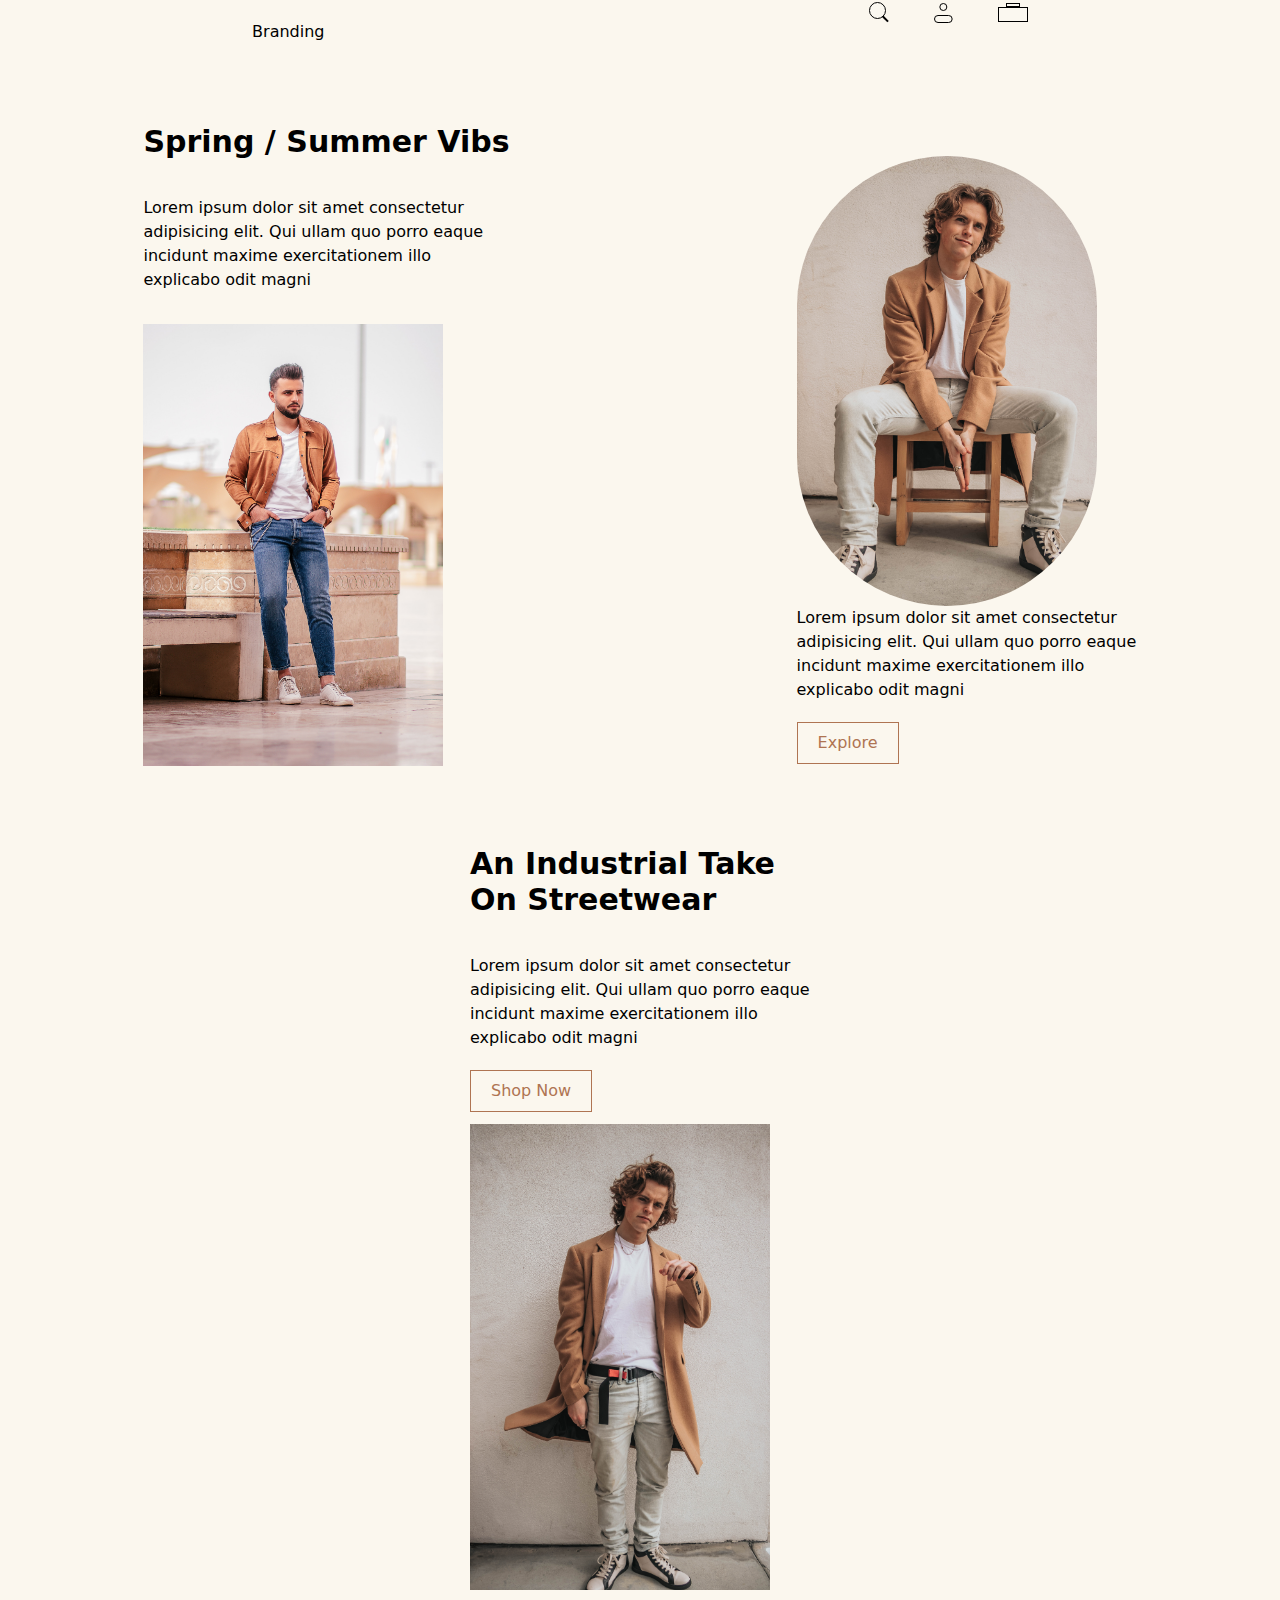
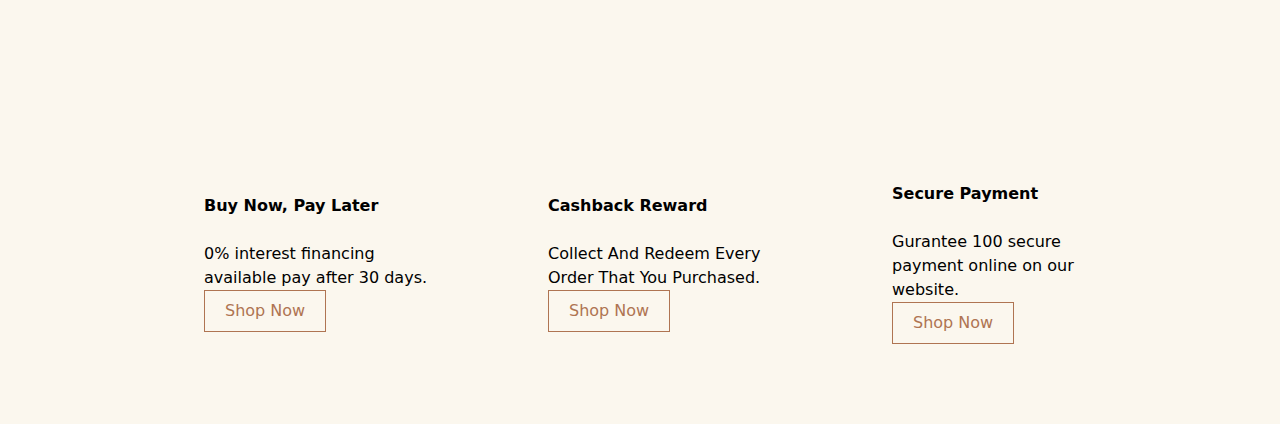
<file: Projects/1. Rainbow Project/index.html>
<html lang="en">
  <head>
    <meta charset="UTF-8" />
    <meta http-equiv="X-UA-Compatible" content="IE=edge" />
    <meta name="viewport" content="width=device-width, initial-scale=1.0" />
    <link rel="stylesheet" href="css/style.css" />
    <title>Branding Site</title>
  </head>
  <body class="bg-[#FBF7EE]">
   <nav class=" flex justify-around">
    <div class="logo mt-5">
       <h1 class="">Branding</h1>
       </div>
        <div class="images">
        <img src="Images/SVG/SVG 1.svg" class="inline ml-10"/>
          <img src="Images/SVG/SVG 2.svg" class="inline ml-10"/>
                 <img src="Images/SVG/SVG 3.svg" class="inline ml-10"/>

    
   </nav>
   <header class="mt-20 flex justify-around">
    <div class="card-one">
      <h1 class="font-bold mb-9 text-3xl">
        Spring / Summer Vibs
      </h1>
     <p class="w-[340px] font-light">
      Lorem ipsum dolor sit amet consectetur adipisicing elit. Qui ullam quo porro eaque incidunt maxime exercitationem illo explicabo odit magni
     </p>
     <img src="Images/mohamad-khosravi-DuY4JP2M34Q-unsplash.jpg" class="w-[300px] mt-8"/>
    </div>

    <div class="card-two">
      <img src="Images/austin-wade-d2s8NQ6WD24-unsplash.jpg" class="w-[300px] mt-8 rounded-[40rem]"/>
      <!-- <h1 class="font-bold mb-9 text-3xl">
        Spring / Summer Vibs
      </h1> -->
     <p class="w-[340px] font-light mb-5">
      Lorem ipsum dolor sit amet consectetur adipisicing elit. Qui ullam quo porro eaque incidunt maxime exercitationem illo explicabo odit magni
     </p>
     <button class="border border-[#AF7452] text-[#AF7452] pt-2 pb-2 pl-5 pr-5">
      Explore
     </button>
     
    </div>
   </header>
   <section class="flex justify-around pt-20">
    <div class="flex flex-col justify-around items-start">
      <h1 class="font-bold mb-9 text-3xl">
    An Industrial Take <br/> On Streetwear
      </h1>
      <p class="w-[340px] mb-5 font-light">
              Lorem ipsum dolor sit amet consectetur adipisicing elit. Qui ullam quo porro eaque incidunt maxime exercitationem illo explicabo odit magni

      </p>
       <button class="border border-[#AF7452] text-[#AF7452] pt-2 pb-2 pl-5 mb-3 pr-5">
      Shop Now
     </button>
      <img src="Images/austin-wade-iQn82USu8gs-unsplash.jpg" class="w-[300px] mb-8"/>
     
      
    </div>
   </section>
   <section class="flex justify-center items-center mt-20 p-10">
    <div class="p-10 ml-10">
      <h1 class="font-bold mb-6">
        Buy Now, Pay Later
      </h1>
      <p class="font-thin w-[14rem]">0% interest financing available pay after 30 days.</p>
 
   <button class="border border-[#AF7452] text-[#AF7452] pt-2 pb-2 pl-5 pr-5">
      Shop Now
     </button>
    </div>

    <div class="p-10 ml-10">
      <h1 class="font-bold mb-6">
        Cashback Reward
      </h1>
      <p class="font-thin w-[14rem]">Collect And Redeem Every Order That You Purchased. </p>
 
   <button class="border border-[#AF7452] text-[#AF7452] pt-2 pb-2 pl-5 pr-5">
      Shop Now
     </button>
    </div>

    <div class="p-10 ml-10">
      <h1 class="font-bold mb-6">
        Secure Payment
      </h1>
      <p class="font-thin w-[14rem]">Gurantee 100 secure payment online on our website.</p>
 
   <button class="border border-[#AF7452] text-[#AF7452] pt-2 pb-2 pl-5 pr-5">
      Shop Now
     </button>
    </div>
   </section>
   
   
</div>


   </nav>
  </body>
</html>
</file>
<file: Projects/1. Rainbow Project/css/style.css>
/*
! tailwindcss v3.1.8 | MIT License | https://tailwindcss.com
*/

/*
1. Prevent padding and border from affecting element width. (https://github.com/mozdevs/cssremedy/issues/4)
2. Allow adding a border to an element by just adding a border-width. (https://github.com/tailwindcss/tailwindcss/pull/116)
*/

*,
::before,
::after {
  box-sizing: border-box;
  /* 1 */
  border-width: 0;
  /* 2 */
  border-style: solid;
  /* 2 */
  border-color: #e5e7eb;
  /* 2 */
}

::before,
::after {
  --tw-content: '';
}

/*
1. Use a consistent sensible line-height in all browsers.
2. Prevent adjustments of font size after orientation changes in iOS.
3. Use a more readable tab size.
4. Use the user's configured `sans` font-family by default.
*/

html {
  line-height: 1.5;
  /* 1 */
  -webkit-text-size-adjust: 100%;
  /* 2 */
  -moz-tab-size: 4;
  /* 3 */
  -o-tab-size: 4;
     tab-size: 4;
  /* 3 */
  font-family: ui-sans-serif, system-ui, -apple-system, BlinkMacSystemFont, "Segoe UI", Roboto, "Helvetica Neue", Arial, "Noto Sans", sans-serif, "Apple Color Emoji", "Segoe UI Emoji", "Segoe UI Symbol", "Noto Color Emoji";
  /* 4 */
}

/*
1. Remove the margin in all browsers.
2. Inherit line-height from `html` so users can set them as a class directly on the `html` element.
*/

body {
  margin: 0;
  /* 1 */
  line-height: inherit;
  /* 2 */
}

/*
1. Add the correct height in Firefox.
2. Correct the inheritance of border color in Firefox. (https://bugzilla.mozilla.org/show_bug.cgi?id=190655)
3. Ensure horizontal rules are visible by default.
*/

hr {
  height: 0;
  /* 1 */
  color: inherit;
  /* 2 */
  border-top-width: 1px;
  /* 3 */
}

/*
Add the correct text decoration in Chrome, Edge, and Safari.
*/

abbr:where([title]) {
  -webkit-text-decoration: underline dotted;
          text-decoration: underline dotted;
}

/*
Remove the default font size and weight for headings.
*/

h1,
h2,
h3,
h4,
h5,
h6 {
  font-size: inherit;
  font-weight: inherit;
}

/*
Reset links to optimize for opt-in styling instead of opt-out.
*/

a {
  color: inherit;
  text-decoration: inherit;
}

/*
Add the correct font weight in Edge and Safari.
*/

b,
strong {
  font-weight: bolder;
}

/*
1. Use the user's configured `mono` font family by default.
2. Correct the odd `em` font sizing in all browsers.
*/

code,
kbd,
samp,
pre {
  font-family: ui-monospace, SFMono-Regular, Menlo, Monaco, Consolas, "Liberation Mono", "Courier New", monospace;
  /* 1 */
  font-size: 1em;
  /* 2 */
}

/*
Add the correct font size in all browsers.
*/

small {
  font-size: 80%;
}

/*
Prevent `sub` and `sup` elements from affecting the line height in all browsers.
*/

sub,
sup {
  font-size: 75%;
  line-height: 0;
  position: relative;
  vertical-align: baseline;
}

sub {
  bottom: -0.25em;
}

sup {
  top: -0.5em;
}

/*
1. Remove text indentation from table contents in Chrome and Safari. (https://bugs.chromium.org/p/chromium/issues/detail?id=999088, https://bugs.webkit.org/show_bug.cgi?id=201297)
2. Correct table border color inheritance in all Chrome and Safari. (https://bugs.chromium.org/p/chromium/issues/detail?id=935729, https://bugs.webkit.org/show_bug.cgi?id=195016)
3. Remove gaps between table borders by default.
*/

table {
  text-indent: 0;
  /* 1 */
  border-color: inherit;
  /* 2 */
  border-collapse: collapse;
  /* 3 */
}

/*
1. Change the font styles in all browsers.
2. Remove the margin in Firefox and Safari.
3. Remove default padding in all browsers.
*/

button,
input,
optgroup,
select,
textarea {
  font-family: inherit;
  /* 1 */
  font-size: 100%;
  /* 1 */
  font-weight: inherit;
  /* 1 */
  line-height: inherit;
  /* 1 */
  color: inherit;
  /* 1 */
  margin: 0;
  /* 2 */
  padding: 0;
  /* 3 */
}

/*
Remove the inheritance of text transform in Edge and Firefox.
*/

button,
select {
  text-transform: none;
}

/*
1. Correct the inability to style clickable types in iOS and Safari.
2. Remove default button styles.
*/

button,
[type='button'],
[type='reset'],
[type='submit'] {
  -webkit-appearance: button;
  /* 1 */
  background-color: transparent;
  /* 2 */
  background-image: none;
  /* 2 */
}

/*
Use the modern Firefox focus style for all focusable elements.
*/

:-moz-focusring {
  outline: auto;
}

/*
Remove the additional `:invalid` styles in Firefox. (https://github.com/mozilla/gecko-dev/blob/2f9eacd9d3d995c937b4251a5557d95d494c9be1/layout/style/res/forms.css#L728-L737)
*/

:-moz-ui-invalid {
  box-shadow: none;
}

/*
Add the correct vertical alignment in Chrome and Firefox.
*/

progress {
  vertical-align: baseline;
}

/*
Correct the cursor style of increment and decrement buttons in Safari.
*/

::-webkit-inner-spin-button,
::-webkit-outer-spin-button {
  height: auto;
}

/*
1. Correct the odd appearance in Chrome and Safari.
2. Correct the outline style in Safari.
*/

[type='search'] {
  -webkit-appearance: textfield;
  /* 1 */
  outline-offset: -2px;
  /* 2 */
}

/*
Remove the inner padding in Chrome and Safari on macOS.
*/

::-webkit-search-decoration {
  -webkit-appearance: none;
}

/*
1. Correct the inability to style clickable types in iOS and Safari.
2. Change font properties to `inherit` in Safari.
*/

::-webkit-file-upload-button {
  -webkit-appearance: button;
  /* 1 */
  font: inherit;
  /* 2 */
}

/*
Add the correct display in Chrome and Safari.
*/

summary {
  display: list-item;
}

/*
Removes the default spacing and border for appropriate elements.
*/

blockquote,
dl,
dd,
h1,
h2,
h3,
h4,
h5,
h6,
hr,
figure,
p,
pre {
  margin: 0;
}

fieldset {
  margin: 0;
  padding: 0;
}

legend {
  padding: 0;
}

ol,
ul,
menu {
  list-style: none;
  margin: 0;
  padding: 0;
}

/*
Prevent resizing textareas horizontally by default.
*/

textarea {
  resize: vertical;
}

/*
1. Reset the default placeholder opacity in Firefox. (https://github.com/tailwindlabs/tailwindcss/issues/3300)
2. Set the default placeholder color to the user's configured gray 400 color.
*/

input::-moz-placeholder, textarea::-moz-placeholder {
  opacity: 1;
  /* 1 */
  color: #9ca3af;
  /* 2 */
}

input::placeholder,
textarea::placeholder {
  opacity: 1;
  /* 1 */
  color: #9ca3af;
  /* 2 */
}

/*
Set the default cursor for buttons.
*/

button,
[role="button"] {
  cursor: pointer;
}

/*
Make sure disabled buttons don't get the pointer cursor.
*/

:disabled {
  cursor: default;
}

/*
1. Make replaced elements `display: block` by default. (https://github.com/mozdevs/cssremedy/issues/14)
2. Add `vertical-align: middle` to align replaced elements more sensibly by default. (https://github.com/jensimmons/cssremedy/issues/14#issuecomment-634934210)
   This can trigger a poorly considered lint error in some tools but is included by design.
*/

img,
svg,
video,
canvas,
audio,
iframe,
embed,
object {
  display: block;
  /* 1 */
  vertical-align: middle;
  /* 2 */
}

/*
Constrain images and videos to the parent width and preserve their intrinsic aspect ratio. (https://github.com/mozdevs/cssremedy/issues/14)
*/

img,
video {
  max-width: 100%;
  height: auto;
}

*, ::before, ::after {
  --tw-border-spacing-x: 0;
  --tw-border-spacing-y: 0;
  --tw-translate-x: 0;
  --tw-translate-y: 0;
  --tw-rotate: 0;
  --tw-skew-x: 0;
  --tw-skew-y: 0;
  --tw-scale-x: 1;
  --tw-scale-y: 1;
  --tw-pan-x:  ;
  --tw-pan-y:  ;
  --tw-pinch-zoom:  ;
  --tw-scroll-snap-strictness: proximity;
  --tw-ordinal:  ;
  --tw-slashed-zero:  ;
  --tw-numeric-figure:  ;
  --tw-numeric-spacing:  ;
  --tw-numeric-fraction:  ;
  --tw-ring-inset:  ;
  --tw-ring-offset-width: 0px;
  --tw-ring-offset-color: #fff;
  --tw-ring-color: rgb(59 130 246 / 0.5);
  --tw-ring-offset-shadow: 0 0 #0000;
  --tw-ring-shadow: 0 0 #0000;
  --tw-shadow: 0 0 #0000;
  --tw-shadow-colored: 0 0 #0000;
  --tw-blur:  ;
  --tw-brightness:  ;
  --tw-contrast:  ;
  --tw-grayscale:  ;
  --tw-hue-rotate:  ;
  --tw-invert:  ;
  --tw-saturate:  ;
  --tw-sepia:  ;
  --tw-drop-shadow:  ;
  --tw-backdrop-blur:  ;
  --tw-backdrop-brightness:  ;
  --tw-backdrop-contrast:  ;
  --tw-backdrop-grayscale:  ;
  --tw-backdrop-hue-rotate:  ;
  --tw-backdrop-invert:  ;
  --tw-backdrop-opacity:  ;
  --tw-backdrop-saturate:  ;
  --tw-backdrop-sepia:  ;
}

::-webkit-backdrop {
  --tw-border-spacing-x: 0;
  --tw-border-spacing-y: 0;
  --tw-translate-x: 0;
  --tw-translate-y: 0;
  --tw-rotate: 0;
  --tw-skew-x: 0;
  --tw-skew-y: 0;
  --tw-scale-x: 1;
  --tw-scale-y: 1;
  --tw-pan-x:  ;
  --tw-pan-y:  ;
  --tw-pinch-zoom:  ;
  --tw-scroll-snap-strictness: proximity;
  --tw-ordinal:  ;
  --tw-slashed-zero:  ;
  --tw-numeric-figure:  ;
  --tw-numeric-spacing:  ;
  --tw-numeric-fraction:  ;
  --tw-ring-inset:  ;
  --tw-ring-offset-width: 0px;
  --tw-ring-offset-color: #fff;
  --tw-ring-color: rgb(59 130 246 / 0.5);
  --tw-ring-offset-shadow: 0 0 #0000;
  --tw-ring-shadow: 0 0 #0000;
  --tw-shadow: 0 0 #0000;
  --tw-shadow-colored: 0 0 #0000;
  --tw-blur:  ;
  --tw-brightness:  ;
  --tw-contrast:  ;
  --tw-grayscale:  ;
  --tw-hue-rotate:  ;
  --tw-invert:  ;
  --tw-saturate:  ;
  --tw-sepia:  ;
  --tw-drop-shadow:  ;
  --tw-backdrop-blur:  ;
  --tw-backdrop-brightness:  ;
  --tw-backdrop-contrast:  ;
  --tw-backdrop-grayscale:  ;
  --tw-backdrop-hue-rotate:  ;
  --tw-backdrop-invert:  ;
  --tw-backdrop-opacity:  ;
  --tw-backdrop-saturate:  ;
  --tw-backdrop-sepia:  ;
}

::backdrop {
  --tw-border-spacing-x: 0;
  --tw-border-spacing-y: 0;
  --tw-translate-x: 0;
  --tw-translate-y: 0;
  --tw-rotate: 0;
  --tw-skew-x: 0;
  --tw-skew-y: 0;
  --tw-scale-x: 1;
  --tw-scale-y: 1;
  --tw-pan-x:  ;
  --tw-pan-y:  ;
  --tw-pinch-zoom:  ;
  --tw-scroll-snap-strictness: proximity;
  --tw-ordinal:  ;
  --tw-slashed-zero:  ;
  --tw-numeric-figure:  ;
  --tw-numeric-spacing:  ;
  --tw-numeric-fraction:  ;
  --tw-ring-inset:  ;
  --tw-ring-offset-width: 0px;
  --tw-ring-offset-color: #fff;
  --tw-ring-color: rgb(59 130 246 / 0.5);
  --tw-ring-offset-shadow: 0 0 #0000;
  --tw-ring-shadow: 0 0 #0000;
  --tw-shadow: 0 0 #0000;
  --tw-shadow-colored: 0 0 #0000;
  --tw-blur:  ;
  --tw-brightness:  ;
  --tw-contrast:  ;
  --tw-grayscale:  ;
  --tw-hue-rotate:  ;
  --tw-invert:  ;
  --tw-saturate:  ;
  --tw-sepia:  ;
  --tw-drop-shadow:  ;
  --tw-backdrop-blur:  ;
  --tw-backdrop-brightness:  ;
  --tw-backdrop-contrast:  ;
  --tw-backdrop-grayscale:  ;
  --tw-backdrop-hue-rotate:  ;
  --tw-backdrop-invert:  ;
  --tw-backdrop-opacity:  ;
  --tw-backdrop-saturate:  ;
  --tw-backdrop-sepia:  ;
}

.mt-5 {
  margin-top: 1.25rem;
}

.ml-10 {
  margin-left: 2.5rem;
}

.mt-20 {
  margin-top: 5rem;
}

.mb-9 {
  margin-bottom: 2.25rem;
}

.mt-8 {
  margin-top: 2rem;
}

.mb-5 {
  margin-bottom: 1.25rem;
}

.mb-8 {
  margin-bottom: 2rem;
}

.mb-6 {
  margin-bottom: 1.5rem;
}

.mt-1 {
  margin-top: 0.25rem;
}

.mb-1 {
  margin-bottom: 0.25rem;
}

.mb-3 {
  margin-bottom: 0.75rem;
}

.inline {
  display: inline;
}

.flex {
  display: flex;
}

.w-\[340px\] {
  width: 340px;
}

.w-\[300px\] {
  width: 300px;
}

.w-\[14rem\] {
  width: 14rem;
}

.flex-col {
  flex-direction: column;
}

.items-start {
  align-items: flex-start;
}

.items-center {
  align-items: center;
}

.justify-center {
  justify-content: center;
}

.justify-around {
  justify-content: space-around;
}

.rounded-\[40rem\] {
  border-radius: 40rem;
}

.border {
  border-width: 1px;
}

.border-\[\#AF7452\] {
  --tw-border-opacity: 1;
  border-color: rgb(175 116 82 / var(--tw-border-opacity));
}

.bg-\[\#FBF7EE\] {
  --tw-bg-opacity: 1;
  background-color: rgb(251 247 238 / var(--tw-bg-opacity));
}

.p-10 {
  padding: 2.5rem;
}

.pt-2 {
  padding-top: 0.5rem;
}

.pb-2 {
  padding-bottom: 0.5rem;
}

.pl-5 {
  padding-left: 1.25rem;
}

.pr-5 {
  padding-right: 1.25rem;
}

.pt-20 {
  padding-top: 5rem;
}

.text-3xl {
  font-size: 1.875rem;
  line-height: 2.25rem;
}

.font-bold {
  font-weight: 700;
}

.font-light {
  font-weight: 300;
}

.font-thin {
  font-weight: 100;
}

.text-\[\#AF7452\] {
  --tw-text-opacity: 1;
  color: rgb(175 116 82 / var(--tw-text-opacity));
}
</file>
